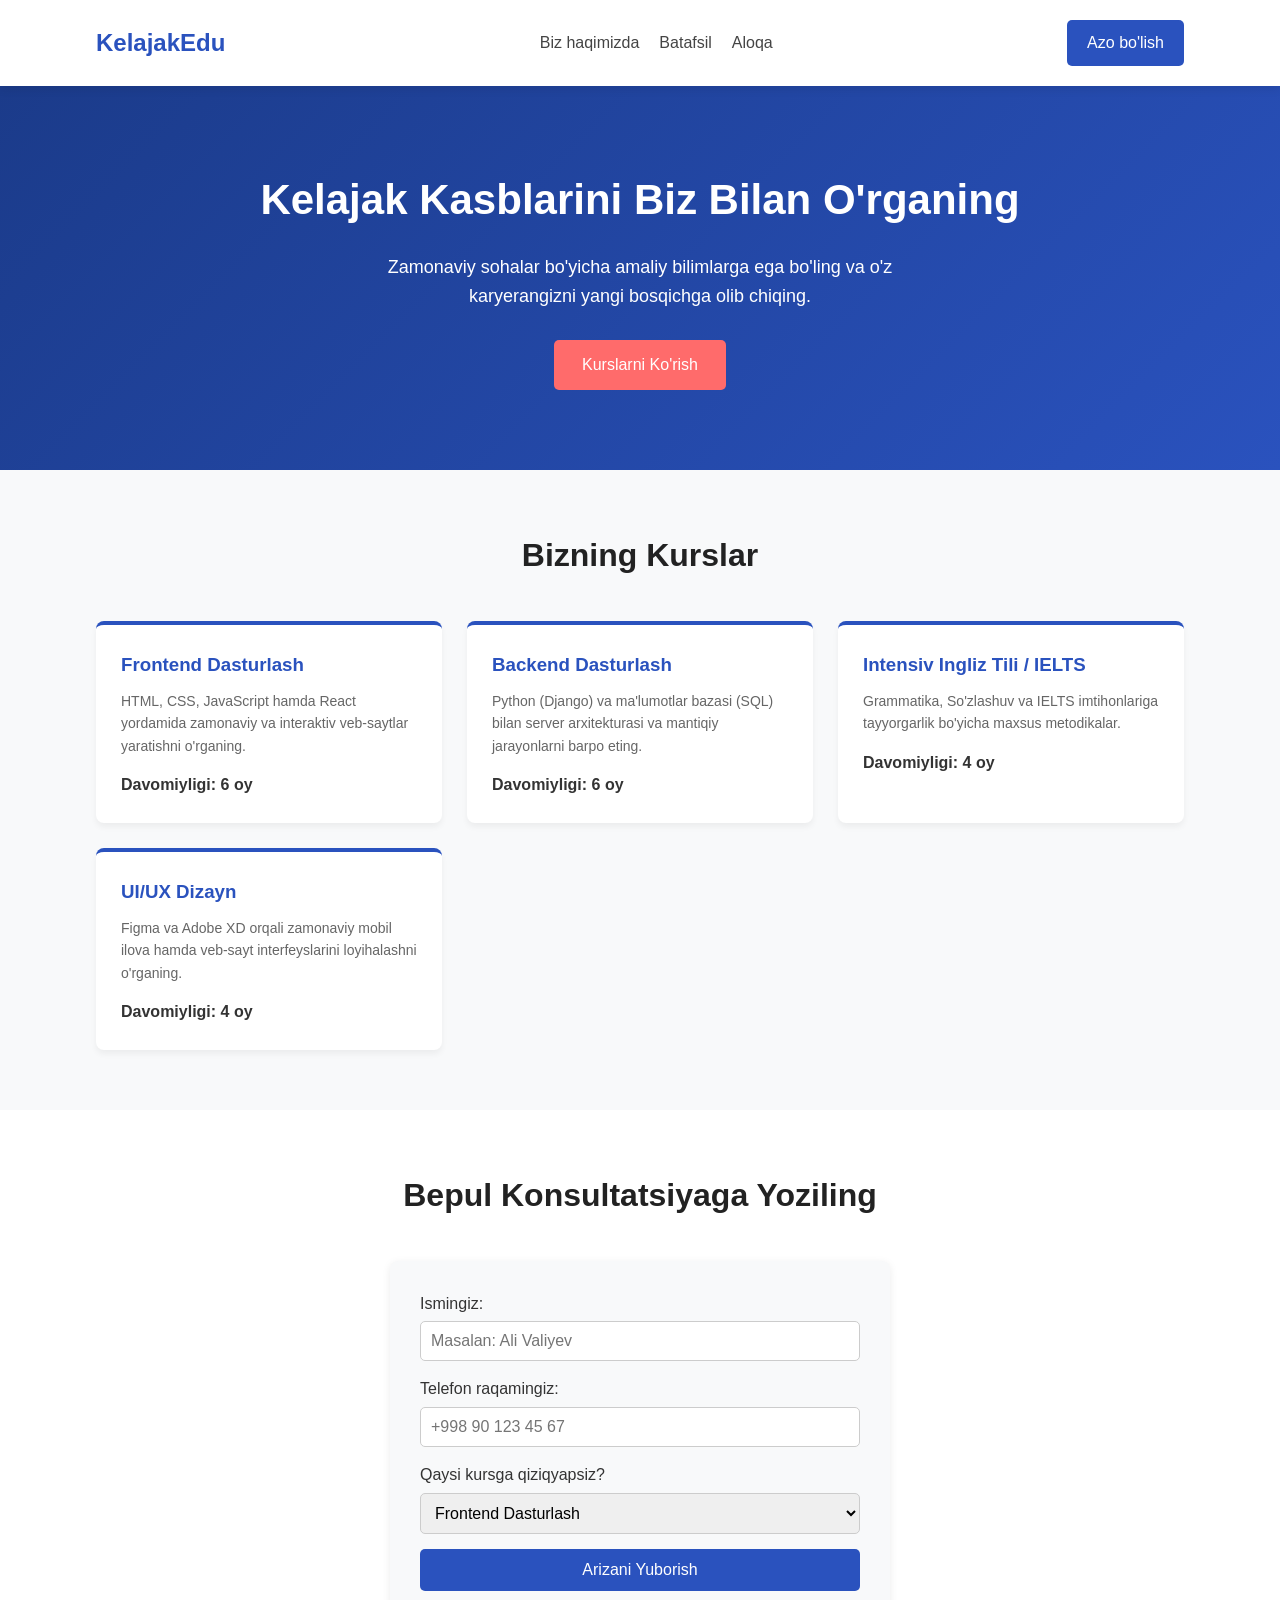
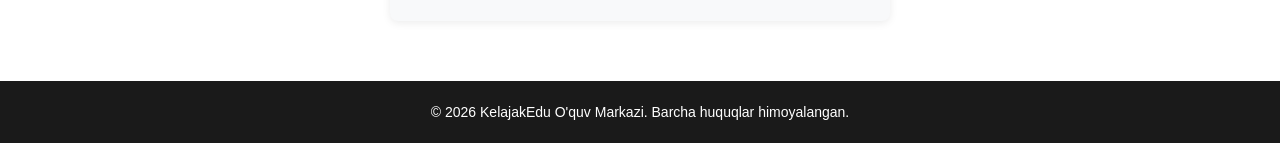
<file: 1-amaliyot/index.html>
<!DOCTYPE html>
<html lang="uz">
<head>
    <meta charset="UTF-8">
    <meta name="viewport" content="width=device-width, initial-scale=1.0">
    <title>Kelajak O'quv Markazi</title>
    <link rel="stylesheet" href="./CSS/style.css">
</head>
<body>

    <!-- Header -->
    <header>
        <div class="container">
            <nav>
                <div class="logo">KelajakEdu</div>
                <ul class="nav-links">
                    <li><a href="#about">Biz haqimizda</a></li>
                    <li><a href="batafsil.html">Batafsil</a></li>
                    <li><a href="#contact">Aloqa</a></li>
                </ul>
                <a href="#contact" class="btn-primary">Azo bo'lish</a>
            </nav>
        </div>
    </header>

    <!-- Hero Sektsiya -->
    <section class="hero">
        <div class="container">
            <h1>Kelajak Kasblarini Biz Bilan O'rganing</h1>
            <p>Zamonaviy sohalar bo'yicha amaliy bilimlarga ega bo'ling va o'z karyerangizni yangi bosqichga olib chiqing.</p>
            <a href="#courses" class="btn-secondary">Kurslarni Ko'rish</a>
        </div>
    </section>

    <!-- Kurslar Bo'limi -->
    <section class="courses" id="courses">
        <div class="container">
            <h2 class="section-title">Bizning Kurslar</h2>
            <div class="course-grid">
                
                <div class="course-card">
                    <h3>Frontend Dasturlash</h3>
                    <p>HTML, CSS, JavaScript hamda React yordamida zamonaviy va interaktiv veb-saytlar yaratishni o'rganing.</p>
                    <strong>Davomiyligi: 6 oy</strong>
                </div>

                <div class="course-card">
                    <h3>Backend Dasturlash</h3>
                    <p>Python (Django) va ma'lumotlar bazasi (SQL) bilan server arxitekturasi va mantiqiy jarayonlarni barpo eting.</p>
                    <strong>Davomiyligi: 6 oy</strong>
                </div>

                <div class="course-card">
                    <h3>Intensiv Ingliz Tili / IELTS</h3>
                    <p>Grammatika, So'zlashuv va IELTS imtihonlariga tayyorgarlik bo'yicha maxsus metodikalar.</p>
                    <strong>Davomiyligi: 4 oy</strong>
                </div>

                <div class="course-card">
                    <h3>UI/UX Dizayn</h3>
                    <p>Figma va Adobe XD orqali zamonaviy mobil ilova hamda veb-sayt interfeyslarini loyihalashni o'rganing.</p>
                    <strong>Davomiyligi: 4 oy</strong>
                </div>

            </div>
        </div>
    </section>

    <!-- Ariza Topshirish Formasi -->
    <section class="contact" id="contact">
        <div class="container">
            <h2 class="section-title">Bepul Konsultatsiyaga Yoziling</h2>
            <div class="form-container">
                <form action="#" method="POST">
                    <div class="form-group">
                        <label for="name">Ismingiz:</label>
                        <input type="text" id="name" name="name" required placeholder="Masalan: Ali Valiyev">
                    </div>
                    <div class="form-group">
                        <label for="phone">Telefon raqamingiz:</label>
                        <input type="tel" id="phone" name="phone" required placeholder="+998 90 123 45 67">
                    </div>
                    <div class="form-group">
                        <label for="course">Qaysi kursga qiziqyapsiz?</label>
                        <select id="course" name="course">
                            <option value="frontend">Frontend Dasturlash</option>
                            <option value="backend">Backend Dasturlash</option>
                            <option value="english">Ingliz tili / IELTS</option>
                            <option value="design">UI/UX Dizayn</option>
                        </select>
                    </div>
                    <button type="submit" class="submit-btn">Arizani Yuborish</button>
                </form>
            </div>
        </div>
    </section>

    <!-- Footer -->
    <footer>
        <div class="container">
            <p>&copy; 2026 KelajakEdu O'quv Markazi. Barcha huquqlar himoyalangan.</p>
        </div>
    </footer>
</body>
</html>
</file>
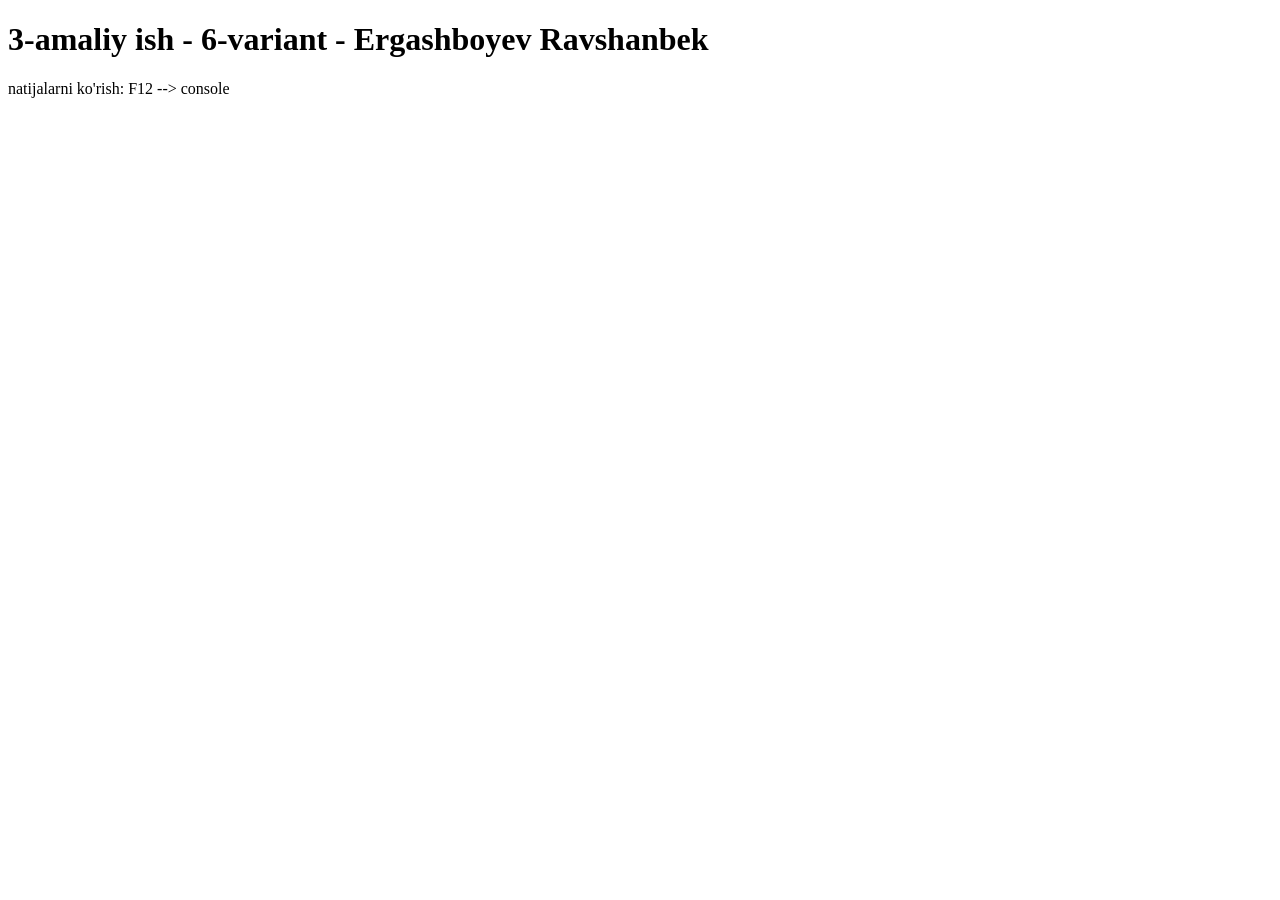
<file: 3-amaliyot/index.html>
<!DOCTYPE html>
<html lang="uz">
<head>
    <meta charset="UTF-8">
    <meta name="viewport" content="width=device-width, initial-scale=1.0">
    <title>3-amaliyot</title>
</head>
<body>
    <h1>3-amaliy ish - 6-variant - Ergashboyev Ravshanbek</h1>
    <p>natijalarni ko'rish: F12 --> console</p>
    <script src="js/masala1.js"></script>
    <script src="js/masala2.js"></script>
    <script src="js/masala3.js"></script>
    <script src="js/masala4.js"></script>
    <script src="js/masala5.js"></script>
</body>
</html>
</file>
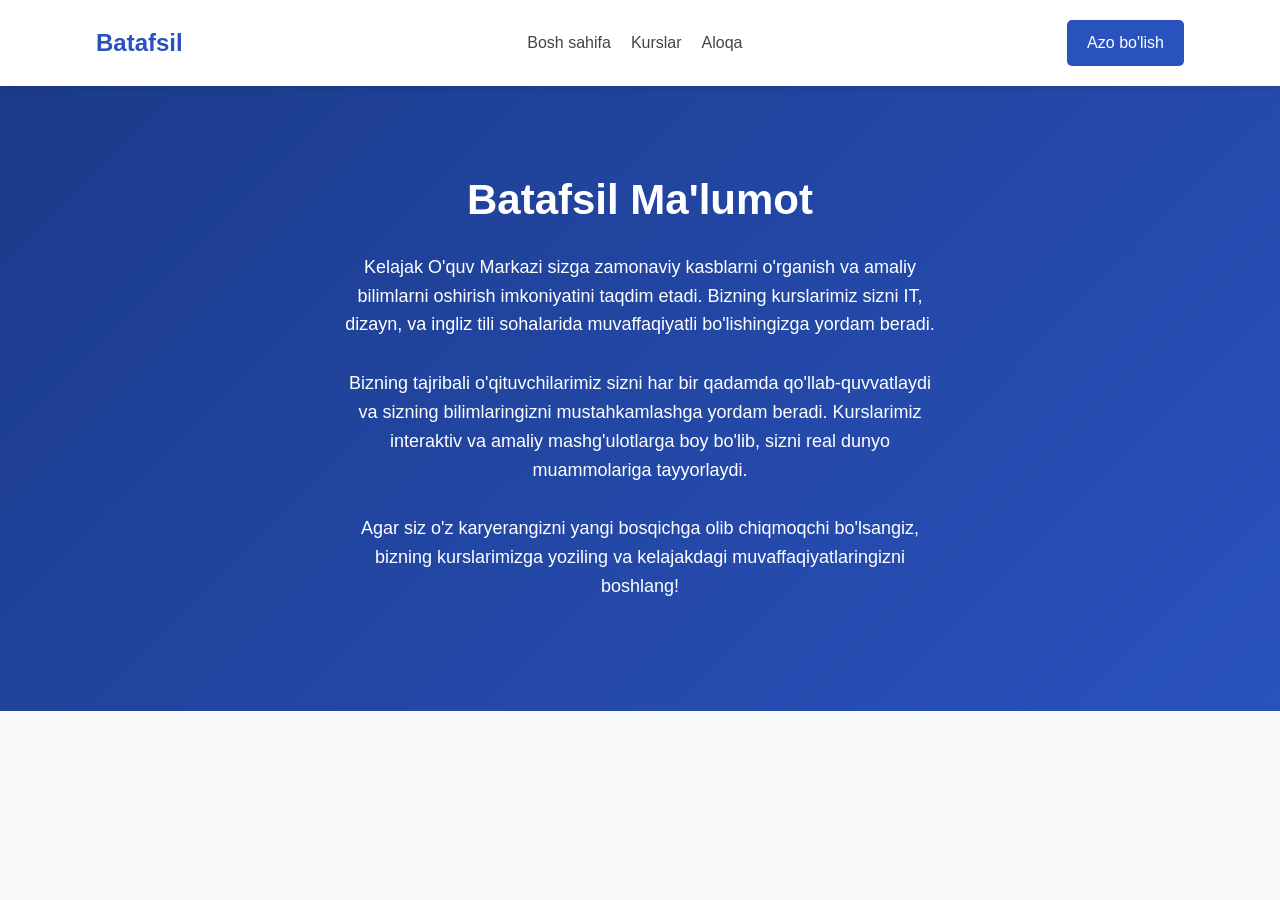
<file: 1-amaliyot/batafsil.html>
<!DOCTYPE html>
<html lang="uz">
    <head>
        <meta charset="UTF-8">
        <meta name="viewport" content="width=device-width, initial-scale=1.0">
        <title>KelajakEdu</title>
        <link rel="stylesheet" href="./CSS/style.css">
    </head>
    <body>
        <header>
            <div class="container">
                <nav>
                    <div class="logo">Batafsil</div>
                    <ul class="nav-links">
                        <li><a href="index.html">Bosh sahifa</a></li>
                        <li><a href="index.html#courses">Kurslar</a></li>
                        <li><a href="index.html#contact">Aloqa</a></li>
                    </ul>
                    <a href="index.html#contact" class="btn-primary">Azo bo'lish</a>
                </nav>
            </div>
        </header>

        <section class="hero">
            <div class="container">
                <h1>Batafsil Ma'lumot</h1>
                <p>Kelajak O'quv Markazi sizga zamonaviy kasblarni o'rganish va amaliy bilimlarni oshirish imkoniyatini taqdim etadi. Bizning kurslarimiz sizni IT, dizayn, va ingliz tili sohalarida muvaffaqiyatli bo'lishingizga yordam beradi.</p>
                <p>Bizning tajribali o'qituvchilarimiz sizni har bir qadamda qo'llab-quvvatlaydi va sizning bilimlaringizni mustahkamlashga yordam beradi. Kurslarimiz interaktiv va amaliy mashg'ulotlarga boy bo'lib, sizni real dunyo muammolariga tayyorlaydi.</p>
                <p>Agar siz o'z karyerangizni yangi bosqichga olib chiqmoqchi bo'lsangiz, bizning kurslarimizga yoziling va kelajakdagi muvaffaqiyatlaringizni boshlang!</p>
            </div>
        </section>

    </body>
</html>
</file>
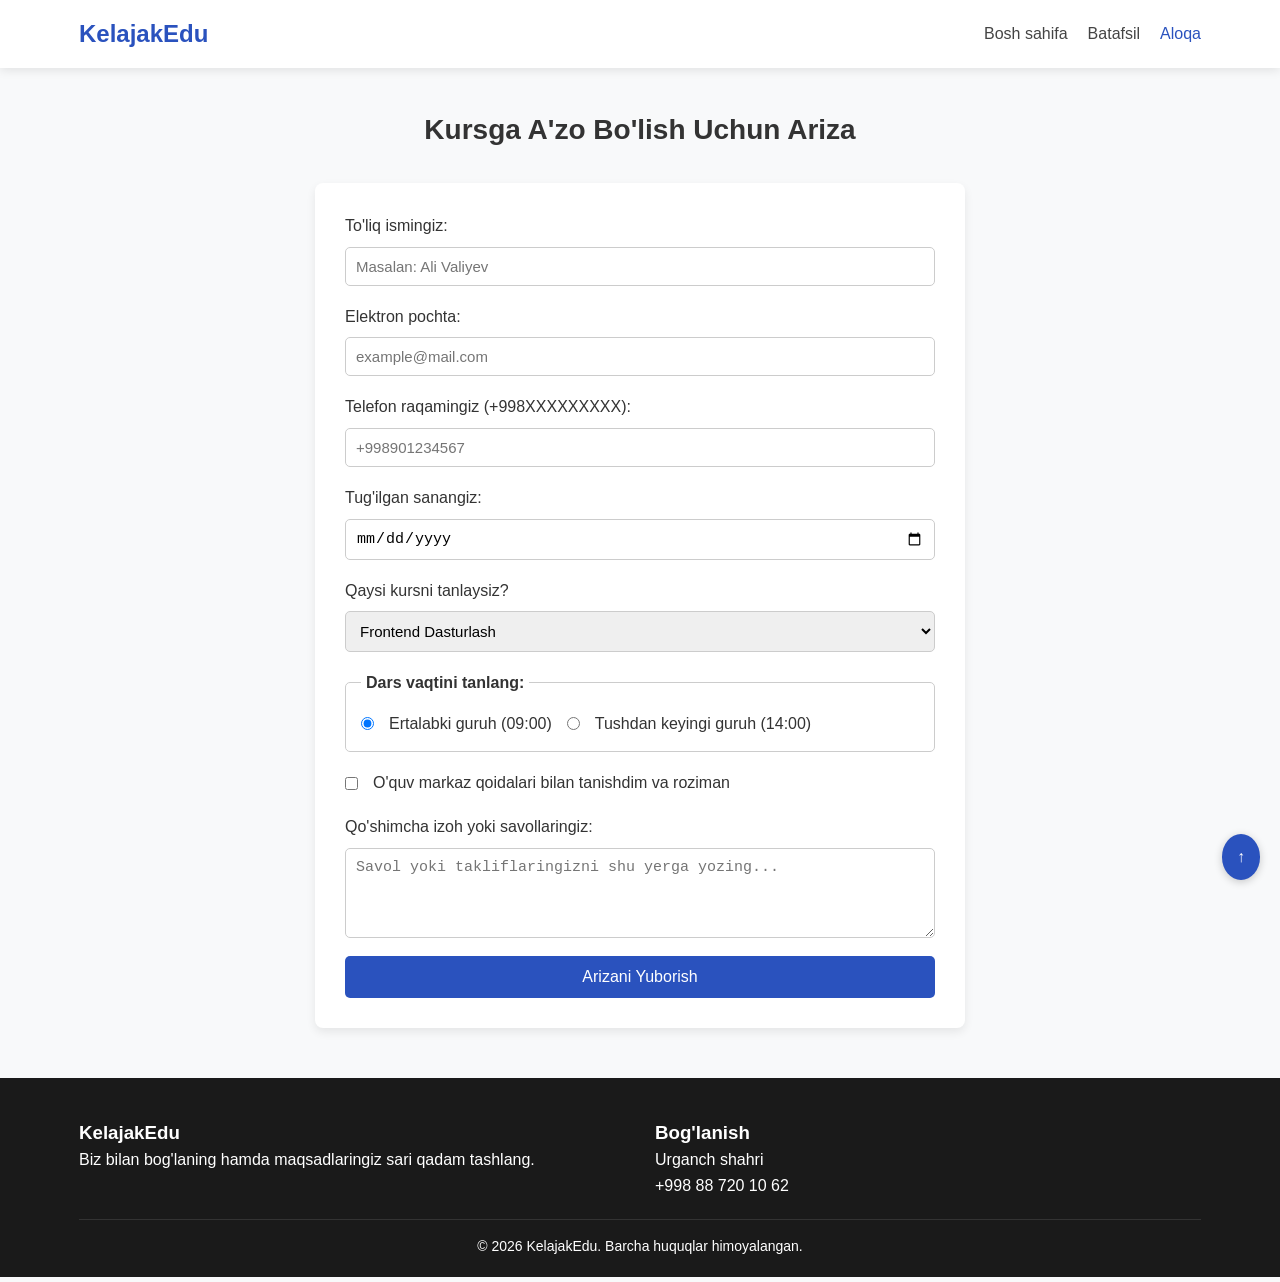
<file: 2-amaliyot/aloqa.html>
<!DOCTYPE html>
<html lang="uz">
<head>
    <meta charset="UTF-8">
    <meta name="viewport" content="width=device-width, initial-scale=1.0">
    <title>KelajakEdu - Ariza Qoldirish</title>
    <link rel="stylesheet" href="CSS/style.css">
</head>
<body id="top">

    <header>
        <div class="container">
            <nav>
                <div class="logo">KelajakEdu</div>
                <ul class="nav-links">
                    <li><a href="index.html">Bosh sahifa</a></li>
                    <li><a href="batafsil.html">Batafsil</a></li>
                    <li><a href="aloqa.html" class="active">Aloqa</a></li>
                </ul>
            </nav>
        </div>
    </header>

    <main class="container">
        <h2 class="section-title">Kursga A'zo Bo'lish Uchun Ariza</h2>

        <div class="form-container">
            <form action="#" method="post">
                
                <!-- 1-maydon: Ism -->
                <div class="form-group">
                    <label for="fullname">To'liq ismingiz:</label>
                    <input type="text" id="fullname" name="fullname" required placeholder="Masalan: Ali Valiyev">
                </div>

                <!-- 2-maydon: Email -->
                <div class="form-group">
                    <label for="email">Elektron pochta:</label>
                    <input type="email" id="email" name="email" required placeholder="example@mail.com">
                </div>

                <!-- 3-maydon: Telefon (Regex Pattern bilan) -->
                <div class="form-group">
                    <label for="phone">Telefon raqamingiz (+998XXXXXXXXX):</label>
                    <input type="tel" id="phone" name="phone" pattern="\+998[0-9]{9}" required placeholder="+998901234567">
                </div>

                <!-- 4-maydon: Tug'ilgan sana -->
                <div class="form-group">
                    <label for="birthdate">Tug'ilgan sanangiz:</label>
                    <input type="date" id="birthdate" name="birthdate">
                </div>

                <!-- 5-maydon: Select (Kursni tanlash) -->
                <div class="form-group">
                    <label for="course">Qaysi kursni tanlaysiz?</label>
                    <select id="course" name="course">
                        <option value="frontend">Frontend Dasturlash</option>
                        <option value="backend">Backend Dasturlash</option>
                        <option value="english">IELTS Ingliz Tili</option>
                    </select>
                </div>

                <!-- 6-maydon: Radio Group (Fieldset + Legend) -->
                <fieldset>
                    <legend>Dars vaqtini tanlang:</legend>
                    <div class="radio-group">
                        <input type="radio" id="morning" name="time_slot" value="morning" checked>
                        <label for="morning">Ertalabki guruh (09:00)</label>
                        
                        <input type="radio" id="afternoon" name="time_slot" value="afternoon">
                        <label for="afternoon">Tushdan keyingi guruh (14:00)</label>
                    </div>
                </fieldset>

                <!-- 7-maydon: Checkbox -->
                <div class="form-group">
                    <div class="checkbox-group">
                        <input type="checkbox" id="rules" name="rules" required>
                        <label for="rules">O'quv markaz qoidalari bilan tanishdim va roziman</label>
                    </div>
                </div>

                <!-- 8-maydon: Textarea -->
                <div class="form-group">
                    <label for="comment">Qo'shimcha izoh yoki savollaringiz:</label>
                    <textarea id="comment" name="comment" rows="4" placeholder="Savol yoki takliflaringizni shu yerga yozing..."></textarea>
                </div>

                <button type="submit" class="submit-btn">Arizani Yuborish</button>

            </form>
        </div>
    </main>

    <a href="#top" class="back-to-top" title="Yuqoriga">↑</a>

    <footer>
        <div class="container">
            <div class="footer-content">
                <div class="footer-col">
                    <h3>KelajakEdu</h3>
                    <p>Biz bilan bog'laning hamda maqsadlaringiz sari qadam tashlang.</p>
                </div>
                <div class="footer-col">
                    <h3>Bog'lanish</h3>
                    <p>Urganch shahri</p>
                    <p>+998 88 720 10 62</p>
                </div>
            </div>
            <div class="footer-bottom">
                <p>&copy; 2026 KelajakEdu. Barcha huquqlar himoyalangan.</p>
            </div>
        </div>
    </footer>

</body>
</html>
</file>
<file: 1-amaliyot/CSS/style.css>
/* CSS Uslublari */
        * {
            margin: 0;
            padding: 0;
            box-sizing: border-box;
            font-family: 'Segoe UI', Tahoma, Geneva, Verdana, sans-serif;
        }

        body {
            color: #333;
            line-height: 1.6;
            background-color: #f8f9fa;
        }

        /* Container */
        .container {
            width: 85%;
            max-width: 1200px;
            margin: 0 auto;
        }

        /* Header / Navigatsiya */
        header {
            background-color: #ffffff;
            box-shadow: 0 2px 10px rgba(0,0,0,0.1);
            position: sticky;
            top: 0;
            z-index: 1000;
        }

        nav {
            display: flex;
            justify-content: space-between;
            align-items: center;
            padding: 20px 0;
        }

        .logo {
            font-size: 24px;
            font-weight: bold;
            color: #2a52be;
        }

        .nav-links {
            display: flex;
            list-style: none;
        }

        .nav-links li {
            margin-left: 20px;
        }

        .nav-links a {
            text-decoration: none;
            color: #444;
            font-weight: 500;
            transition: color 0.3s;
        }

        .nav-links a:hover {
            color: #2a52be;
        }

        .btn-primary {
            background-color: #2a52be;
            color: white;
            padding: 10px 20px;
            border-radius: 5px;
            text-decoration: none;
            transition: background 0.3s;
        }

        .btn-primary:hover {
            background-color: #1b3b8a;
        }

        /* Hero Sektsiya */
        .hero {
            background: linear-gradient(135deg, #1b3b8a, #2a52be);
            color: white;
            padding: 80px 0;
            text-align: center;
        }

        .hero h1 {
            font-size: 42px;
            margin-bottom: 20px;
        }

        .hero p {
            font-size: 18px;
            margin-bottom: 30px;
            max-width: 600px;
            margin-left: auto;
            margin-right: auto;
        }

        .btn-secondary {
            background-color: #ff6b6b;
            color: white;
            padding: 12px 28px;
            font-size: 16px;
            border-radius: 5px;
            text-decoration: none;
            display: inline-block;
        }

        .btn-secondary:hover {
            background-color: #ee5253;
        }

        /* Kurslar Bo'limi */
        .courses {
            padding: 60px 0;
        }

        .section-title {
            text-align: center;
            font-size: 32px;
            margin-bottom: 40px;
            color: #222;
        }

        .course-grid {
            display: grid;
            grid-template-columns: repeat(auto-fit, minmax(280px, 1fr));
            gap: 25px;
        }

        .course-card {
            background: white;
            border-radius: 8px;
            padding: 25px;
            box-shadow: 0 4px 6px rgba(0,0,0,0.05);
            border-top: 4px solid #2a52be;
            transition: transform 0.3s;
        }

        .course-card:hover {
            transform: translateY(-5px);
        }

        .course-card h3 {
            margin-bottom: 10px;
            color: #2a52be;
        }

        .course-card p {
            font-size: 14px;
            color: #666;
            margin-bottom: 15px;
        }

        /* Aloqa va Forma */
        .contact {
            background-color: #ffffff;
            padding: 60px 0;
        }

        .form-group {
            margin-bottom: 15px;
        }

        .form-group label {
            display: block;
            margin-bottom: 5px;
            font-weight: 500;
        }

        .form-group input, .form-group select {
            width: 100%;
            padding: 10px;
            border: 1px solid #ccc;
            border-radius: 5px;
            font-size: 16px;
        }

        .form-container {
            max-width: 500px;
            margin: 0 auto;
            background: #f8f9fa;
            padding: 30px;
            border-radius: 8px;
            box-shadow: 0 2px 8px rgba(0,0,0,0.08);
        }

        .submit-btn {
            width: 100%;
            padding: 12px;
            background-color: #2a52be;
            color: white;
            border: none;
            border-radius: 5px;
            font-size: 16px;
            cursor: pointer;
        }

        .submit-btn:hover {
            background-color: #1b3b8a;
        }

        /* Footer */
        footer {
            background-color: #1a1a1a;
            color: white;
            text-align: center;
            padding: 20px 0;
            font-size: 14px;
        }
</file>
<file: 2-amaliyot/CSS/style.css>
/* Universal selector va Box Model */
*, *::before, *::after {
    box-sizing: border-box;
    margin: 0;
    padding: 0;
}

body {
    font-family: 'Segoe UI', Tahoma, Geneva, Verdana, sans-serif;
    line-height: 1.6;
    color: #333;
    background-color: #f8f9fa;
}

/* Konteyner */
.container {
    width: 90%;
    max-width: 1200px;
    margin: 0 auto;
    padding: 0 15px;
}

/* Sticky Header va Flexbox Navigatsiya */
header {
    background-color: #ffffff;
    box-shadow: 0 2px 10px rgba(0, 0, 0, 0.1);
    position: sticky;
    top: 0;
    z-index: 1000;
}

nav {
    display: flex;
    justify-content: space-between;
    align-items: center;
    padding: 15px 0;
}

.logo {
    font-size: 24px;
    font-weight: bold;
    color: #2a52be;
}

.nav-links {
    display: flex;
    list-style: none;
    gap: 20px;
}

.nav-links a {
    text-decoration: none;
    color: #444;
    font-weight: 500;
    transition: color 0.3s;
}

.nav-links a:hover, .nav-links a.active {
    color: #2a52be;
}

/* Hero Section va Markazlashtirish */
.hero {
    background: linear-gradient(135deg, #1b3b8a, #2a52be);
    color: white;
    padding: 60px 0;
    display: flex;
    justify-content: center;
    align-items: center;
    text-align: center;
}

.hero-content h1 {
    font-size: 36px;
    margin-bottom: 15px;
}

/* Kartalar va Flex Layout */
.section-title {
    text-align: center;
    margin: 40px 0 20px;
    font-size: 28px;
}

.card-grid {
    display: flex;
    flex-wrap: wrap;
    gap: 20px;
    margin-bottom: 40px;
}

.card {
    flex: 1 1 280px;
    background: #ffffff;
    border: 1px solid #e0e0e0;
    border-radius: 8px;
    padding: 24px;
    position: relative; /* Badge joylashuvi uchun */
    box-shadow: 0 4px 6px rgba(0,0,0,0.05);
}

/* Absolute position: Karta belgisi (Badge) */
.badge {
    position: absolute;
    top: 10px;
    right: 10px;
    background-color: #ff6b6b;
    color: white;
    padding: 4px 8px;
    font-size: 12px;
    border-radius: 4px;
    font-weight: bold;
}

/* Fixed position: "Yuqoriga" tugmasi */
.back-to-top {
    position: fixed;
    bottom: 20px;
    right: 20px;
    background-color: #2a52be;
    color: white;
    text-decoration: none;
    padding: 10px 15px;
    border-radius: 50%;
    font-weight: bold;
    box-shadow: 0 2px 8px rgba(0,0,0,0.2);
    z-index: 999;
}

/* Jadval uslublari */
.table-container {
    overflow-x: auto;
    margin: 30px 0;
}

table {
    width: 100%;
    border-collapse: collapse;
    background: white;
}

th, td {
    border: 1px solid #ddd;
    padding: 12px;
    text-align: left;
}

th {
    background-color: #2a52be;
    color: white;
}

caption {
    font-weight: bold;
    margin-bottom: 10px;
    font-size: 18px;
}

/* Form uslublari */
.form-container {
    max-width: 650px;
    margin: 30px auto;
    background: white;
    padding: 30px;
    border-radius: 8px;
    box-shadow: 0 4px 10px rgba(0,0,0,0.08);
}

.form-group {
    display: flex;
    flex-direction: column;
    gap: 8px;
    margin-bottom: 18px;
}

.form-group input, 
.form-group select, 
.form-group textarea {
    padding: 10px;
    border: 1px solid #ccc;
    border-radius: 5px;
    font-size: 15px;
}

fieldset {
    border: 1px solid #ccc;
    padding: 15px;
    border-radius: 5px;
    margin-bottom: 18px;
}

legend {
    padding: 0 5px;
    font-weight: bold;
}

.radio-group, .checkbox-group {
    display: flex;
    gap: 15px;
    align-items: center;
}

.submit-btn {
    background-color: #2a52be;
    color: white;
    padding: 12px;
    border: none;
    border-radius: 5px;
    cursor: pointer;
    font-size: 16px;
    width: 100%;
}

.submit-btn:hover {
    background-color: #1b3b8a;
}

/* Media (Figure va Video/Map) */
.media-container {
    display: flex;
    flex-wrap: wrap;
    gap: 20px;
    margin: 30px 0;
}

figure {
    flex: 1 1 300px;
    background: white;
    padding: 10px;
    border: 1px solid #ddd;
    border-radius: 5px;
}

figure img {
    width: 100%;
    height: auto;
    border-radius: 4px;
}

figcaption {
    text-align: center;
    font-size: 14px;
    color: #666;
    margin-top: 5px;
}

.video-box {
    width: 100%;
    margin-top: 20px;
}

/* Flexbox Footer (2 ustunli) */
footer {
    background-color: #1a1a1a;
    color: white;
    padding: 40px 0 20px;
    margin-top: 50px;
}

.footer-content {
    display: flex;
    justify-content: space-between;
    flex-wrap: wrap;
    gap: 30px;
    margin-bottom: 20px;
}

.footer-col {
    flex: 1 1 250px;
}

.footer-bottom {
    text-align: center;
    border-top: 1px solid #333;
    padding-top: 15px;
    font-size: 14px;
}
</file>
